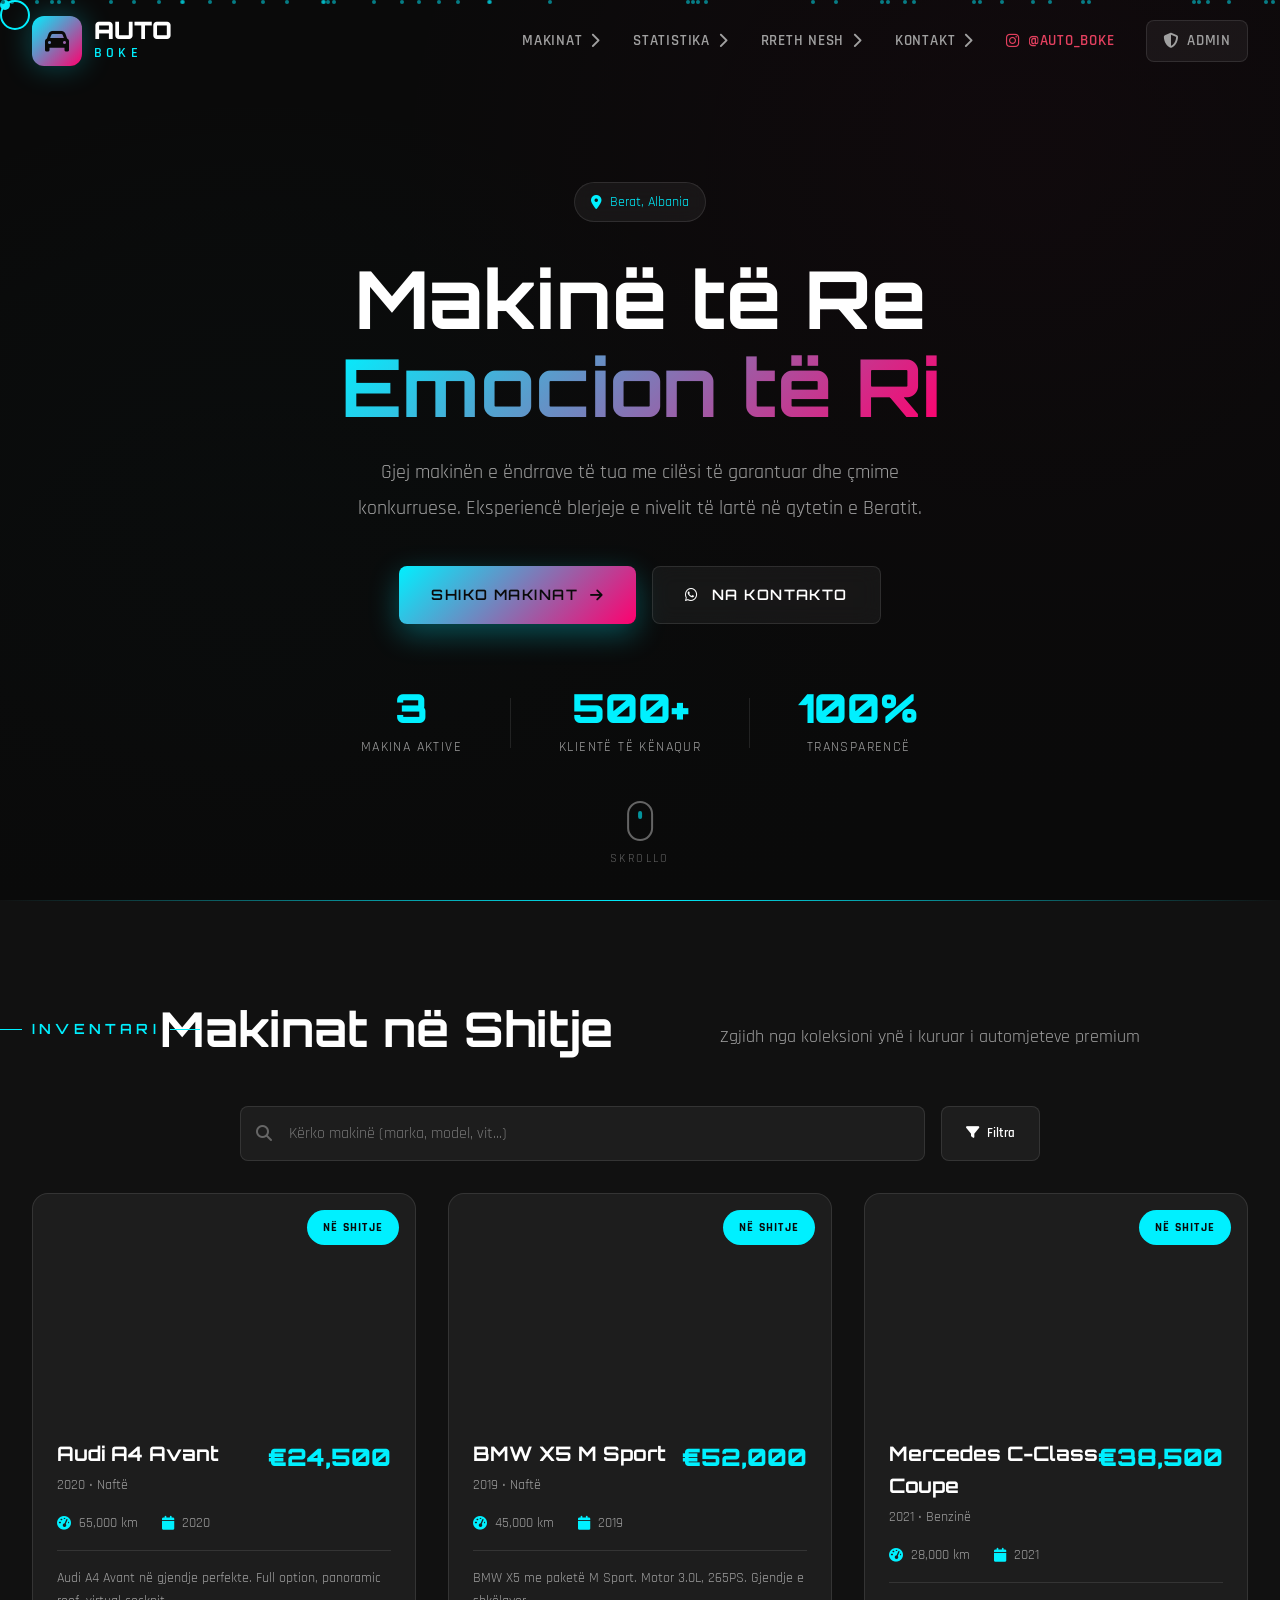
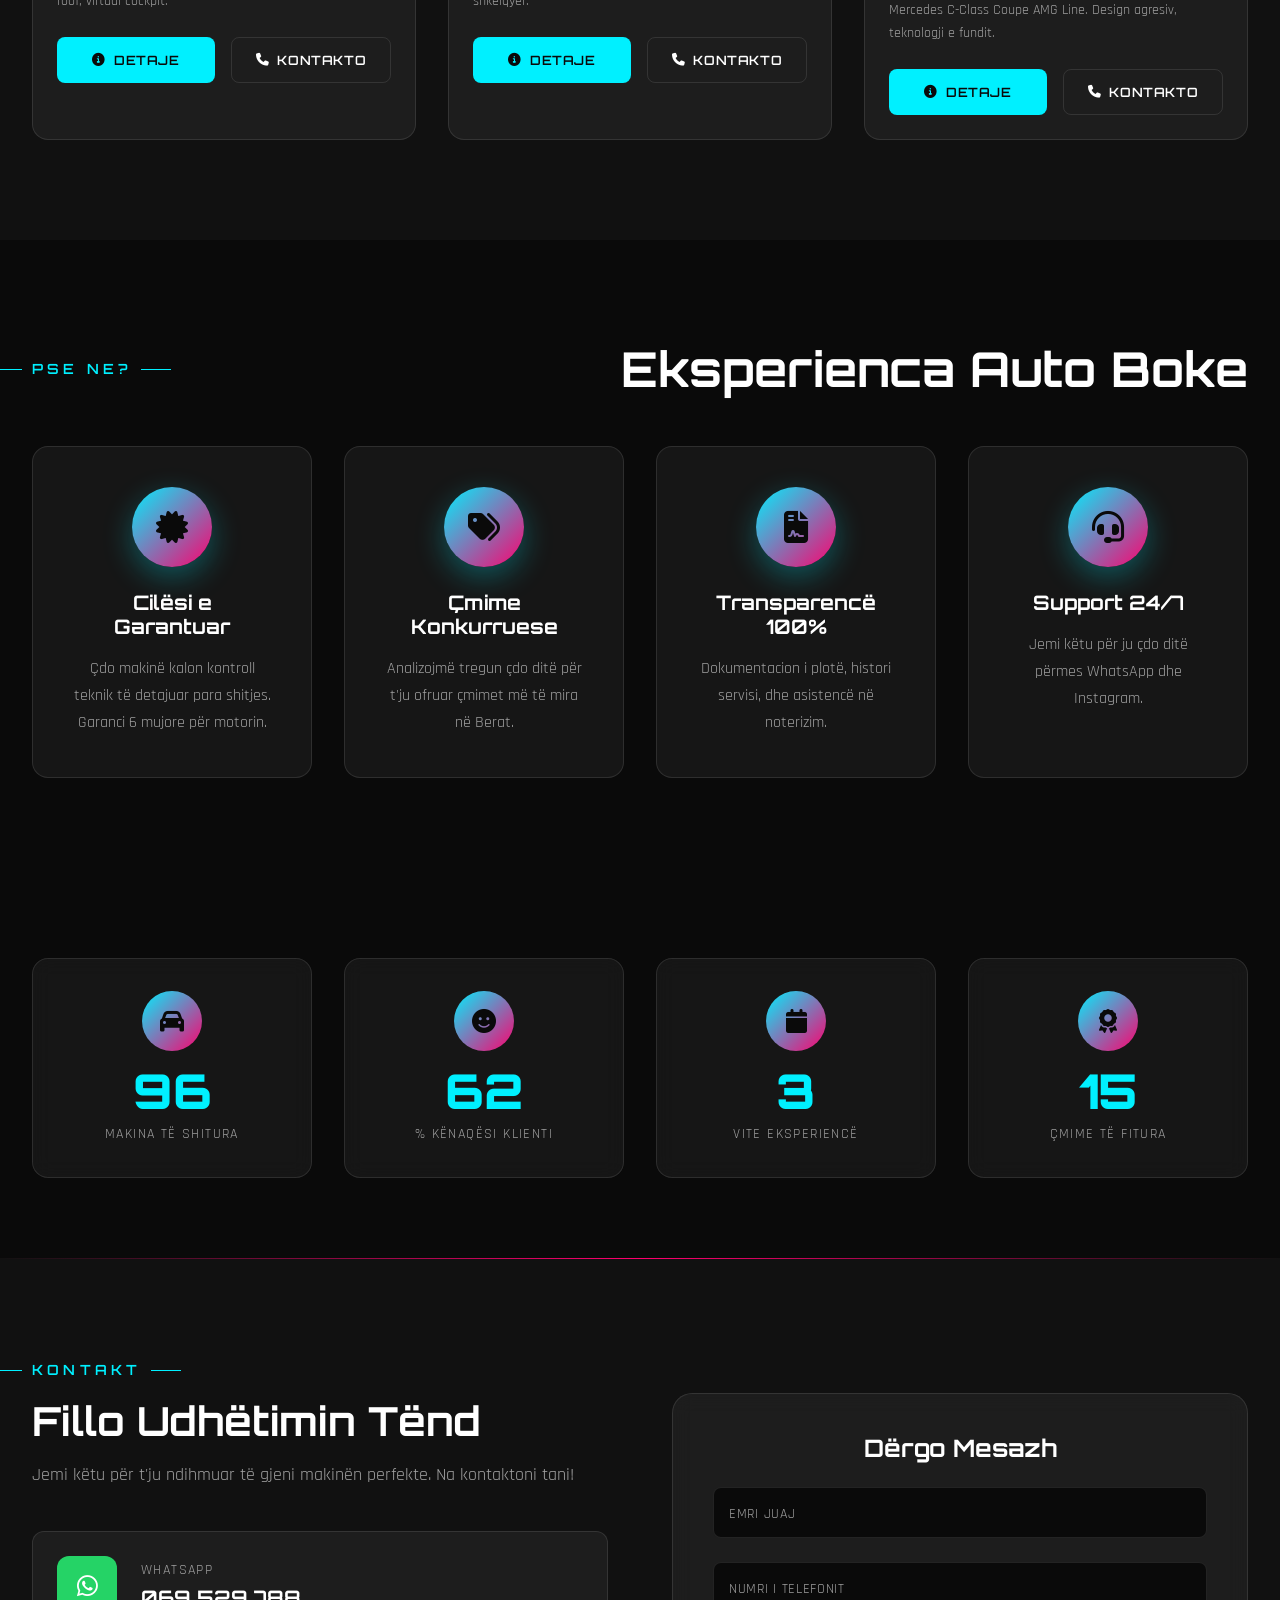
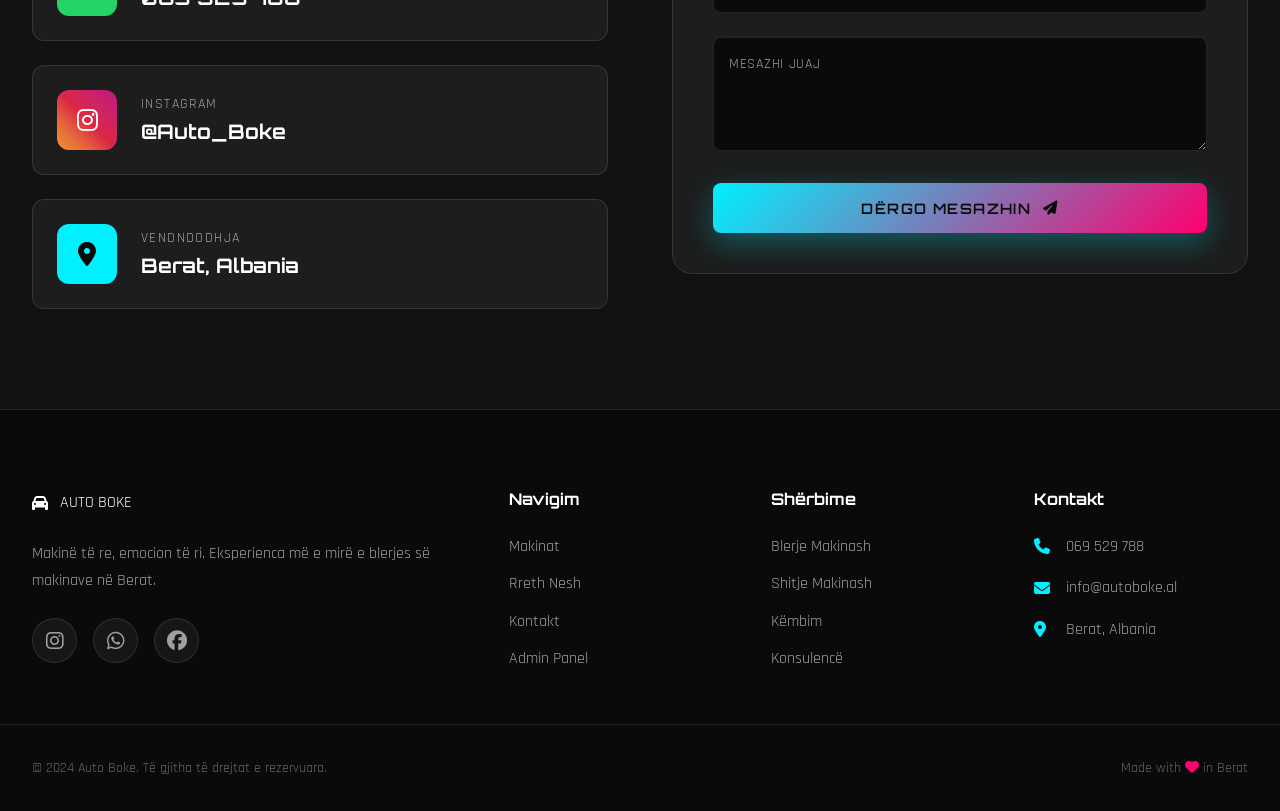
<file: index.html>
<!DOCTYPE html>
<html lang="sq">
<head>
    <meta charset="UTF-8">
    <meta name="viewport" content="width=device-width, initial-scale=1.0">
    <title>Auto Boke - Makina në Shitje | Berat, Albania</title>
    <link rel="stylesheet" href="style.css">
    <link href="https://fonts.googleapis.com/css2?family=Orbitron:wght@400;700;900&family=Rajdhani:wght@300;400;600;700&display=swap" rel="stylesheet">
    <link rel="stylesheet" href="https://cdnjs.cloudflare.com/ajax/libs/font-awesome/6.4.0/css/all.min.css">
</head>
<body>
    <!-- Loading Screen -->
    <div id="loader" class="loader">
        <div class="loader-content">
            <div class="car-animation">
                <i class="fas fa-car-side"></i>
            </div>
            <div class="loader-text">AUTO BOKE</div>
            <div class="loader-bar">
                <div class="loader-progress"></div>
            </div>
        </div>
    </div>

    <!-- Custom Cursor -->
    <div class="cursor"></div>
    <div class="cursor-follower"></div>

    <!-- Navigation -->
    <nav class="navbar" id="navbar">
        <div class="nav-container">
            <div class="logo" onclick="window.scrollTo(0,0)">
                <div class="logo-icon">
                    <i class="fas fa-car"></i>
                </div>
                <div class="logo-text">
                    <span class="logo-main">AUTO</span>
                    <span class="logo-sub">BOKE</span>
                </div>
            </div>
            
            <div class="nav-links" id="navLinks">
                <a href="#makina" class="nav-link" data-text="Makinat">
                    <span>Makinat</span>
                    <i class="fas fa-chevron-right mobile-arrow"></i>
                </a>
                <a href="#statistika" class="nav-link" data-text="Statistika">
                    <span>Statistika</span>
                    <i class="fas fa-chevron-right mobile-arrow"></i>
                </a>
                <a href="#rreth-nesh" class="nav-link" data-text="Rreth Nesh">
                    <span>Rreth Nesh</span>
                    <i class="fas fa-chevron-right mobile-arrow"></i>
                </a>
                <a href="#kontakt" class="nav-link" data-text="Kontakt">
                    <span>Kontakt</span>
                    <i class="fas fa-chevron-right mobile-arrow"></i>
                </a>
                <a href="https://instagram.com/Auto_Boke" target="_blank" class="nav-link instagram-nav">
                    <i class="fab fa-instagram"></i>
                    <span>@Auto_Boke</span>
                </a>
                <a href="admin.html" class="nav-link admin-nav">
                    <i class="fas fa-shield-alt"></i>
                    <span>Admin</span>
                </a>
            </div>

            <div class="hamburger" id="hamburger" onclick="toggleMenu()">
                <span></span>
                <span></span>
                <span></span>
            </div>
        </div>
    </nav>

    <!-- Hero Section -->
    <header class="hero" id="hero">
        <div class="hero-bg">
            <div class="gradient-overlay"></div>
            <div class="particles" id="particles"></div>
        </div>
        
        <div class="hero-content">
            <div class="hero-badge">
                <i class="fas fa-map-marker-alt"></i>
                Berat, Albania
            </div>
            
            <h1 class="hero-title">
                <span class="title-line" data-aos="fade-up">Makinë të Re</span>
                <span class="title-line highlight" data-aos="fade-up" data-aos-delay="100">Emocion të Ri</span>
            </h1>
            
            <p class="hero-subtitle" data-aos="fade-up" data-aos-delay="200">
                Gjej makinën e ëndrrave të tua me cilësi të garantuar dhe çmime konkurruese. 
                Eksperiencë blerjeje e nivelit të lartë në qytetin e Beratit.
            </p>
            
            <div class="hero-buttons" data-aos="fade-up" data-aos-delay="300">
                <a href="#makina" class="btn btn-primary">
                    <span>Shiko Makinat</span>
                    <i class="fas fa-arrow-right"></i>
                    <div class="btn-glow"></div>
                </a>
                <a href="https://wa.me/355689529788" target="_blank" class="btn btn-secondary">
                    <i class="fab fa-whatsapp"></i>
                    <span>Na Kontakto</span>
                </a>
            </div>

            <div class="hero-stats-row" data-aos="fade-up" data-aos-delay="400">
                <div class="stat-item">
                    <div class="stat-number" id="stat-cars">0</div>
                    <div class="stat-label">Makina Aktive</div>
                </div>
                <div class="stat-divider"></div>
                <div class="stat-item">
                    <div class="stat-number">500+</div>
                    <div class="stat-label">Klientë të Kënaqur</div>
                </div>
                <div class="stat-divider"></div>
                <div class="stat-item">
                    <div class="stat-number">100%</div>
                    <div class="stat-label">Transparencë</div>
                </div>
            </div>
        </div>

        <div class="scroll-indicator" onclick="document.getElementById('makina').scrollIntoView({behavior: 'smooth'})">
            <div class="mouse">
                <div class="wheel"></div>
            </div>
            <div class="scroll-text">Skrollo</div>
        </div>
    </header>

    <!-- Search & Filter Section -->
    <section class="search-section" id="makina">
        <div class="container">
            <div class="section-header" data-aos="fade-up">
                <span class="section-tag">INVENTARI</span>
                <h2 class="section-title">Makinat në Shitje</h2>
                <p class="section-subtitle">Zgjidh nga koleksioni ynë i kuruar i automjeteve premium</p>
            </div>

            <div class="search-bar" data-aos="fade-up" data-aos-delay="100">
                <div class="search-input-wrapper">
                    <i class="fas fa-search"></i>
                    <input type="text" id="searchInput" placeholder="Kërko makinë (marka, model, vit...)" onkeyup="searchCars()">
                </div>
                <button class="filter-toggle" onclick="toggleFilters()">
                    <i class="fas fa-filter"></i>
                    <span>Filtra</span>
                </button>
            </div>

            <div class="filters-panel" id="filtersPanel">
                <div class="filter-group">
                    <label>Marka</label>
                    <select id="filterBrand" onchange="applyFilters()">
                        <option value="">Të Gjitha</option>
                        <option value="Audi">Audi</option>
                        <option value="BMW">BMW</option>
                        <option value="Mercedes">Mercedes-Benz</option>
                        <option value="Volkswagen">Volkswagen</option>
                        <option value="Toyota">Toyota</option>
                        <option value="Ford">Ford</option>
                    </select>
                </div>
                <div class="filter-group">
                    <label>Karburanti</label>
                    <select id="filterFuel" onchange="applyFilters()">
                        <option value="">Të Gjitha</option>
                        <option value="Naftë">Naftë</option>
                        <option value="Benzinë">Benzinë</option>
                        <option value="Elektrik">Elektrik</option>
                        <option value="Hybrid">Hybrid</option>
                    </select>
                </div>
                <div class="filter-group">
                    <label>Çmimi Max (€)</label>
                    <input type="range" id="priceRange" min="0" max="100000" value="100000" oninput="updatePriceLabel(); applyFilters()">
                    <span id="priceLabel">€100,000</span>
                </div>
                <button class="clear-filters" onclick="clearFilters()">
                    <i class="fas fa-times"></i> Pastro Filtrat
                </button>
            </div>

            <div class="cars-grid" id="carsGrid">
                <!-- Makinat ngarkohen këtu -->
            </div>

            <div class="no-results" id="noResults" style="display: none;">
                <i class="fas fa-car-crash"></i>
                <h3>Nuk u gjetën rezultate</h3>
                <p>Provoni kritere të tjera kërkimi</p>
            </div>
        </div>
    </section>

    <!-- Features Section -->
    <section class="features-section" id="rreth-nesh">
        <div class="container">
            <div class="section-header" data-aos="fade-up">
                <span class="section-tag">PSE NE?</span>
                <h2 class="section-title">Eksperienca Auto Boke</h2>
            </div>

            <div class="features-grid">
                <div class="feature-card" data-aos="fade-up" data-aos-delay="0">
                    <div class="feature-icon">
                        <i class="fas fa-certificate"></i>
                    </div>
                    <h3>Cilësi e Garantuar</h3>
                    <p>Çdo makinë kalon kontroll teknik të detajuar para shitjes. Garanci 6 mujore për motorin.</p>
                </div>
                
                <div class="feature-card" data-aos="fade-up" data-aos-delay="100">
                    <div class="feature-icon">
                        <i class="fas fa-tags"></i>
                    </div>
                    <h3>Çmime Konkurruese</h3>
                    <p>Analizojmë tregun çdo ditë për t'ju ofruar çmimet më të mira në Berat.</p>
                </div>
                
                <div class="feature-card" data-aos="fade-up" data-aos-delay="200">
                    <div class="feature-icon">
                        <i class="fas fa-file-contract"></i>
                    </div>
                    <h3>Transparencë 100%</h3>
                    <p>Dokumentacion i plotë, histori servisi, dhe asistencë në noterizim.</p>
                </div>
                
                <div class="feature-card" data-aos="fade-up" data-aos-delay="300">
                    <div class="feature-icon">
                        <i class="fas fa-headset"></i>
                    </div>
                    <h3>Support 24/7</h3>
                    <p>Jemi këtu për ju çdo ditë përmes WhatsApp dhe Instagram.</p>
                </div>
            </div>
        </div>
    </section>

    <!-- Stats Section -->
    <section class="stats-section" id="statistika">
        <div class="stats-bg">
            <div class="stats-overlay"></div>
        </div>
        <div class="container">
            <div class="stats-grid">
                <div class="stat-box" data-aos="zoom-in">
                    <div class="stat-icon"><i class="fas fa-car"></i></div>
                    <div class="stat-number count-up" data-target="150">0</div>
                    <div class="stat-text">Makina të Shitura</div>
                </div>
                <div class="stat-box" data-aos="zoom-in" data-aos-delay="100">
                    <div class="stat-icon"><i class="fas fa-smile"></i></div>
                    <div class="stat-number count-up" data-target="98">0</div>
                    <div class="stat-text">% Kënaqësi Klienti</div>
                </div>
                <div class="stat-box" data-aos="zoom-in" data-aos-delay="200">
                    <div class="stat-icon"><i class="fas fa-calendar"></i></div>
                    <div class="stat-number count-up" data-target="5">0</div>
                    <div class="stat-text">Vite Eksperiencë</div>
                </div>
                <div class="stat-box" data-aos="zoom-in" data-aos-delay="300">
                    <div class="stat-icon"><i class="fas fa-award"></i></div>
                    <div class="stat-number count-up" data-target="24">0</div>
                    <div class="stat-text">Çmime të Fitura</div>
                </div>
            </div>
        </div>
    </section>

    <!-- Contact Section -->
    <section class="contact-section" id="kontakt">
        <div class="container">
            <div class="contact-wrapper">
                <div class="contact-info" data-aos="fade-right">
                    <span class="section-tag">KONTAKT</span>
                    <h2>Fillo Udhëtimin Tënd</h2>
                    <p>Jemi këtu për t'ju ndihmuar të gjeni makinën perfekte. Na kontaktoni tani!</p>
                    
                    <div class="contact-methods">
                        <a href="https://wa.me/355689529788" target="_blank" class="contact-method">
                            <div class="method-icon whatsapp">
                                <i class="fab fa-whatsapp"></i>
                            </div>
                            <div class="method-info">
                                <span class="method-label">WhatsApp</span>
                                <span class="method-value">069 529 788</span>
                            </div>
                        </a>
                        
                        <a href="https://instagram.com/Auto_Boke" target="_blank" class="contact-method">
                            <div class="method-icon instagram">
                                <i class="fab fa-instagram"></i>
                            </div>
                            <div class="method-info">
                                <span class="method-label">Instagram</span>
                                <span class="method-value">@Auto_Boke</span>
                            </div>
                        </a>
                        
                        <div class="contact-method">
                            <div class="method-icon location">
                                <i class="fas fa-map-marker-alt"></i>
                            </div>
                            <div class="method-info">
                                <span class="method-label">Vendndodhja</span>
                                <span class="method-value">Berat, Albania</span>
                            </div>
                        </div>
                    </div>
                </div>

                <div class="contact-form-wrapper" data-aos="fade-left">
                    <form class="contact-form" onsubmit="submitContactForm(event)">
                        <h3>Dërgo Mesazh</h3>
                        <div class="form-group">
                            <input type="text" id="contactName" required placeholder=" ">
                            <label>Emri juaj</label>
                        </div>
                        <div class="form-group">
                            <input type="tel" id="contactPhone" required placeholder=" ">
                            <label>Numri i telefonit</label>
                        </div>
                        <div class="form-group">
                            <textarea id="contactMessage" rows="4" placeholder=" "></textarea>
                            <label>Mesazhi juaj</label>
                        </div>
                        <button type="submit" class="btn btn-primary btn-full">
                            <span>Dërgo Mesazhin</span>
                            <i class="fas fa-paper-plane"></i>
                        </button>
                    </form>
                </div>
            </div>
        </div>
    </section>

    <!-- Footer -->
    <footer class="footer">
        <div class="footer-top">
            <div class="container">
                <div class="footer-grid">
                    <div class="footer-brand">
                        <div class="logo">
                            <i class="fas fa-car"></i>
                            <span>AUTO BOKE</span>
                        </div>
                        <p>Makinë të re, emocion të ri. Eksperienca më e mirë e blerjes së makinave në Berat.</p>
                        <div class="social-links">
                            <a href="https://instagram.com/Auto_Boke" target="_blank"><i class="fab fa-instagram"></i></a>
                            <a href="https://wa.me/355689529788" target="_blank"><i class="fab fa-whatsapp"></i></a>
                            <a href="#"><i class="fab fa-facebook"></i></a>
                        </div>
                    </div>
                    
                    <div class="footer-links">
                        <h4>Navigim</h4>
                        <a href="#makina">Makinat</a>
                        <a href="#rreth-nesh">Rreth Nesh</a>
                        <a href="#kontakt">Kontakt</a>
                        <a href="admin.html">Admin Panel</a>
                    </div>
                    
                    <div class="footer-links">
                        <h4>Shërbime</h4>
                        <a href="#">Blerje Makinash</a>
                        <a href="#">Shitje Makinash</a>
                        <a href="#">Këmbim</a>
                        <a href="#">Konsulencë</a>
                    </div>
                    
                    <div class="footer-contact">
                        <h4>Kontakt</h4>
                        <p><i class="fas fa-phone"></i> 069 529 788</p>
                        <p><i class="fas fa-envelope"></i> info@autoboke.al</p>
                        <p><i class="fas fa-map-marker-alt"></i> Berat, Albania</p>
                    </div>
                </div>
            </div>
        </div>
        
        <div class="footer-bottom">
            <div class="container">
                <p>&copy; 2024 Auto Boke. Të gjitha të drejtat e rezervuara.</p>
                <p class="made-with">Made with <i class="fas fa-heart"></i> in Berat</p>
            </div>
        </div>
    </footer>

    <!-- Car Details Modal -->
    <div id="carModal" class="modal">
        <div class="modal-content car-modal-content">
            <button class="modal-close" onclick="closeCarModal()">
                <i class="fas fa-times"></i>
            </button>
            <div class="modal-body" id="modalBody">
                <!-- Përmbajtja ngarkohet me JS -->
            </div>
        </div>
    </div>

    <!-- Toast Notification -->
    <div id="toast" class="toast">
        <i class="fas fa-check-circle"></i>
        <span id="toastMessage">Operacioni u krye me sukses!</span>
    </div>

    <script src="script.js"></script>
</body>
</html>
</file>
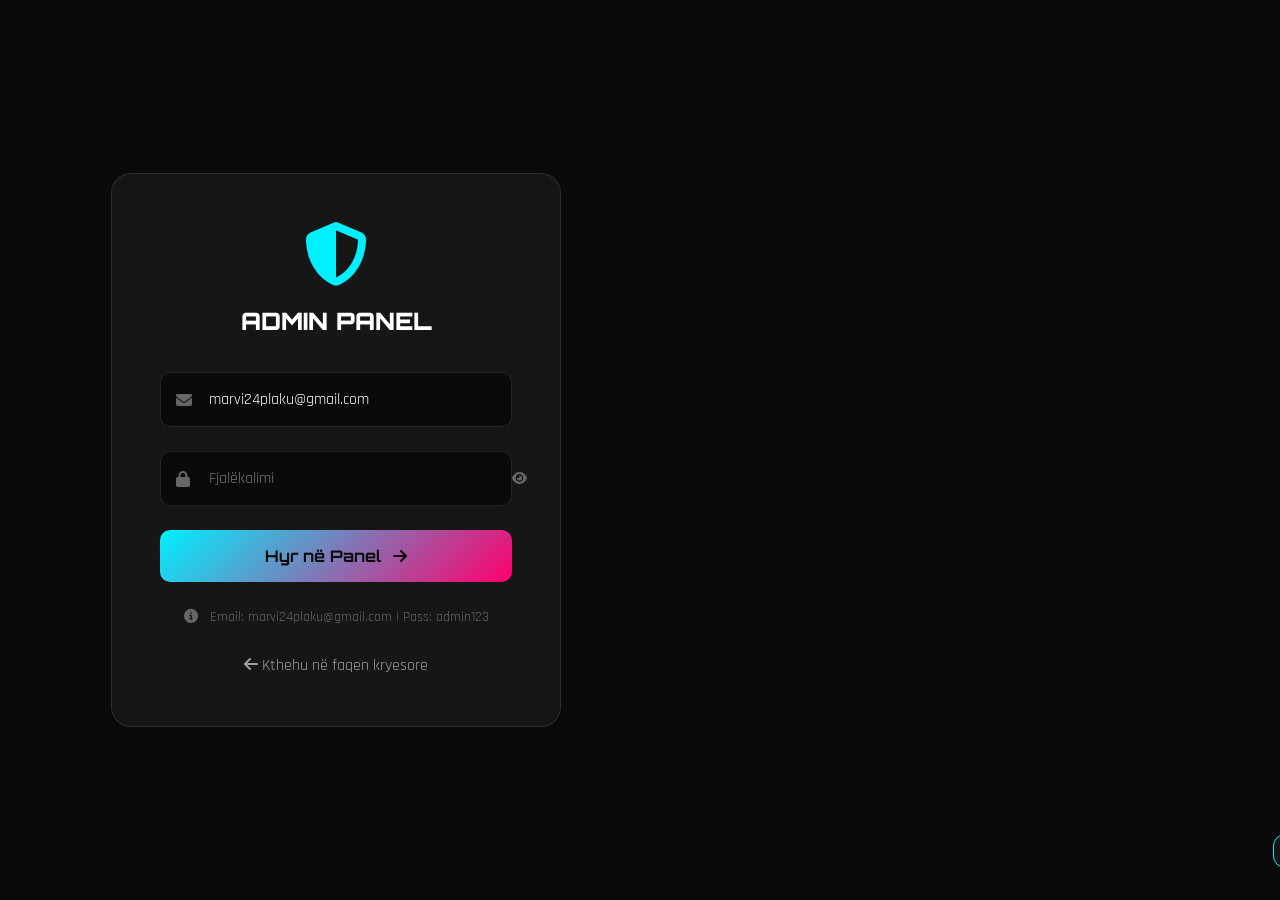
<file: admin.html>
<!DOCTYPE html>
<html lang="sq">
<head>
    <meta charset="UTF-8">
    <meta name="viewport" content="width=device-width, initial-scale=1.0">
    <title>Admin Panel | Auto Boke</title>
    <link rel="stylesheet" href="style.css">
    <link href="https://fonts.googleapis.com/css2?family=Orbitron:wght@400;700;900&family=Rajdhani:wght@300;400;600;700&display=swap" rel="stylesheet">
    <link rel="stylesheet" href="https://cdnjs.cloudflare.com/ajax/libs/font-awesome/6.4.0/css/all.min.css">
</head>
<body class="admin-body">
    <!-- Login Screen -->
    <div id="loginScreen" class="login-screen">
        <div class="login-container">
            <div class="login-box">
                <div class="login-logo">
                    <i class="fas fa-shield-alt"></i>
                    <span>ADMIN PANEL</span>
                </div>
                
                <form id="loginForm" onsubmit="handleLogin(event)">
                    <div class="input-group">
                        <i class="fas fa-envelope"></i>
                        <input type="email" id="loginEmail" value="marvi24plaku@gmail.com" required placeholder="Email">
                    </div>
                    
                    <div class="input-group">
                        <i class="fas fa-lock"></i>
                        <input type="password" id="loginPassword" required placeholder="Fjalëkalimi">
                        <button type="button" class="toggle-password" onclick="togglePassword()">
                            <i class="fas fa-eye"></i>
                        </button>
                    </div>
                    
                    <button type="submit" class="login-btn">
                        <span>Hyr në Panel</span>
                        <i class="fas fa-arrow-right"></i>
                    </button>
                </form>
                
                <div class="login-hint">
                    <i class="fas fa-info-circle"></i>
                    <span>Email: marvi24plaku@gmail.com | Pass: admin123</span>
                </div>
                
                <a href="index.html" class="back-to-site">
                    <i class="fas fa-arrow-left"></i> Kthehu në faqen kryesore
                </a>
            </div>
        </div>
        <div class="login-bg"></div>
    </div>

    <!-- Admin Dashboard -->
    <div id="adminDashboard" class="admin-dashboard" style="display: none;">
        <!-- Sidebar -->
        <aside class="admin-sidebar">
            <div class="sidebar-header">
                <div class="sidebar-logo">
                    <i class="fas fa-car"></i>
                    <span>AUTO BOKE</span>
                </div>
                <button class="sidebar-toggle" onclick="toggleSidebar()">
                    <i class="fas fa-bars"></i>
                </button>
            </div>
            
            <nav class="sidebar-nav">
                <a href="#" class="nav-item active" onclick="showSection('dashboard', this)">
                    <i class="fas fa-home"></i>
                    <span>Dashboard</span>
                </a>
                <a href="#" class="nav-item" onclick="showSection('cars', this)">
                    <i class="fas fa-car"></i>
                    <span>Makinat</span>
                    <span class="nav-badge" id="carCount">0</span>
                </a>
                <a href="#" class="nav-item" onclick="showSection('messages', this)">
                    <i class="fas fa-envelope"></i>
                    <span>Mesazhe</span>
                    <span class="nav-badge" id="msgCount">0</span>
                </a>
                <a href="#" class="nav-item" onclick="showSection('analytics', this)">
                    <i class="fas fa-chart-line"></i>
                    <span>Analitika</span>
                </a>
                <a href="#" class="nav-item" onclick="showSection('settings', this)">
                    <i class="fas fa-cog"></i>
                    <span>Cilësimet</span>
                </a>
            </nav>
            
            <div class="sidebar-footer">
                <div class="admin-info">
                    <div class="admin-avatar">
                        <i class="fas fa-user"></i>
                    </div>
                    <div class="admin-details">
                        <span class="admin-name">Administrator</span>
                        <span class="admin-email">marvi24plaku@gmail.com</span>
                    </div>
                </div>
                <button class="logout-btn" onclick="logout()">
                    <i class="fas fa-sign-out-alt"></i>
                    <span>Dil</span>
                </button>
            </div>
        </aside>

        <!-- Main Content -->
        <main class="admin-main">
            <!-- Top Bar -->
            <header class="admin-header">
                <div class="header-search">
                    <i class="fas fa-search"></i>
                    <input type="text" placeholder="Kërko...">
                </div>
                <div class="header-actions">
                    <button class="header-btn" onclick="refreshData()" title="Rifresko">
                        <i class="fas fa-sync-alt"></i>
                    </button>
                    <a href="index.html" target="_blank" class="header-btn" title="Shiko Faqen">
                        <i class="fas fa-external-link-alt"></i>
                    </a>
                    <div class="header-time" id="headerTime"></div>
                </div>
            </header>

            <!-- Dashboard Section -->
            <section id="dashboardSection" class="admin-section active">
                <div class="section-header">
                    <h1>Dashboard</h1>
                    <p>Përmbledhje e aktivitetit të fundit</p>
                </div>
                
                <div class="stats-cards">
                    <div class="stat-card">
                        <div class="stat-card-icon blue">
                            <i class="fas fa-car"></i>
                        </div>
                        <div class="stat-card-info">
                            <h3 id="dashboardCarCount">0</h3>
                            <p>Makina Aktive</p>
                        </div>
                    </div>
                    <div class="stat-card">
                        <div class="stat-card-icon green">
                            <i class="fas fa-eye"></i>
                        </div>
                        <div class="stat-card-info">
                            <h3 id="totalViews">1,247</h3>
                            <p>Shikime Sot</p>
                        </div>
                    </div>
                    <div class="stat-card">
                        <div class="stat-card-icon orange">
                            <i class="fas fa-envelope"></i>
                        </div>
                        <div class="stat-card-info">
                            <h3 id="dashboardMsgCount">0</h3>
                            <p>Mesazhe të Reja</p>
                        </div>
                    </div>
                    <div class="stat-card">
                        <div class="stat-card-icon purple">
                            <i class="fas fa-euro-sign"></i>
                        </div>
                        <div class="stat-card-info">
                            <h3 id="avgPrice">€0</h3>
                            <p>Çmimi Mesatar</p>
                        </div>
                    </div>
                </div>

                <div class="dashboard-grid">
                    <div class="dashboard-card">
                        <div class="card-header">
                            <h3>Makinat e Fundit</h3>
                            <a href="#" onclick="showSection('cars', document.querySelectorAll('.nav-item')[1])">Shiko të Gjitha</a>
                        </div>
                        <div class="recent-cars" id="recentCars">
                            <!-- Ngarkohet me JS -->
                        </div>
                    </div>
                    
                    <div class="dashboard-card">
                        <div class="card-header">
                            <h3>Mesazhet e Fundit</h3>
                            <a href="#" onclick="showSection('messages', document.querySelectorAll('.nav-item')[2])">Shiko të Gjitha</a>
                        </div>
                        <div class="recent-messages" id="recentMessages">
                            <!-- Ngarkohet me JS -->
                        </div>
                    </div>
                </div>
            </section>

            <!-- Cars Section -->
            <section id="carsSection" class="admin-section">
                <div class="section-header">
                    <div>
                        <h1>Menaxho Makinat</h1>
                        <p>Shto, edito ose fshi makina nga inventari</p>
                    </div>
                    <button class="btn btn-primary" onclick="openCarModal()">
                        <i class="fas fa-plus"></i>
                        <span>Shto Makinë të Re</span>
                    </button>
                </div>

                <div class="table-container">
                    <table class="data-table">
                        <thead>
                            <tr>
                                <th>Foto</th>
                                <th>Marka/Modeli</th>
                                <th>Viti</th>
                                <th>Karburanti</th>
                                <th>Km</th>
                                <th>Çmimi</th>
                                <th>Data</th>
                                <th>Veprime</th>
                            </tr>
                        </thead>
                        <tbody id="carsTableBody">
                            <!-- Ngarkohet me JS -->
                        </tbody>
                    </table>
                </div>
            </section>

            <!-- Messages Section -->
            <section id="messagesSection" class="admin-section">
                <div class="section-header">
                    <div>
                        <h1>Mesazhet e Klientëve</h1>
                        <p>Interesimet për makinat</p>
                    </div>
                    <button class="btn btn-danger" onclick="clearAllMessages()">
                        <i class="fas fa-trash"></i>
                        <span>Fshi Të Gjitha</span>
                    </button>
                </div>

                <div class="messages-grid" id="messagesGrid">
                    <!-- Ngarkohet me JS -->
                </div>
            </section>

            <!-- Analytics Section -->
            <section id="analyticsSection" class="admin-section">
                <div class="section-header">
                    <h1>Analitika</h1>
                    <p>Statistika të detajuara</p>
                </div>
                <div class="coming-soon">
                    <i class="fas fa-chart-pie"></i>
                    <h2>Duke u Përgatitur</h2>
                    <p>Funksionaliteti i analitikës do jetë i disponueshëm së shpejti.</p>
                </div>
            </section>

            <!-- Settings Section -->
            <section id="settingsSection" class="admin-section">
                <div class="section-header">
                    <h1>Cilësimet</h1>
                    <p>Menaxho preferencat e llogarisë</p>
                </div>
                
                <div class="settings-grid">
                    <div class="settings-card">
                        <h3>Ndrysho Fjalëkalimin</h3>
                        <form onsubmit="changePassword(event)">
                            <div class="form-group">
                                <label>Fjalëkalimi i Vjetër</label>
                                <input type="password" id="oldPassword" required>
                            </div>
                            <div class="form-group">
                                <label>Fjalëkalimi i Ri</label>
                                <input type="password" id="newPassword" required>
                            </div>
                            <div class="form-group">
                                <label>Konfirmo Fjalëkalimin</label>
                                <input type="password" id="confirmPassword" required>
                            </div>
                            <button type="submit" class="btn btn-primary">Ruaj Ndryshimet</button>
                        </form>
                    </div>
                    
                    <div class="settings-card">
                        <h3>Informacione</h3>
                        <div class="info-list">
                            <div class="info-item">
                                <span>Versioni</span>
                                <span>1.0.0</span>
                            </div>
                            <div class="info-item">
                                <span>Last Updated</span>
                                <span id="lastUpdated">-</span>
                            </div>
                            <div class="info-item">
                                <span>Total Data</span>
                                <span id="totalDataSize">-</span>
                            </div>
                        </div>
                    </div>
                </div>
            </section>
        </main>
    </div>

    <!-- Add/Edit Car Modal -->
    <div id="carModal" class="admin-modal">
        <div class="modal-content">
            <div class="modal-header">
                <h2 id="modalTitle">Shto Makinë të Re</h2>
                <button class="modal-close" onclick="closeCarModal()">
                    <i class="fas fa-times"></i>
                </button>
            </div>
            <form id="carForm" onsubmit="saveCar(event)">
                <input type="hidden" id="carId">
                <div class="form-grid">
                    <div class="form-group">
                        <label>Marka *</label>
                        <select id="carBrand" required>
                            <option value="">Zgjidh Markën</option>
                            <option value="Audi">Audi</option>
                            <option value="BMW">BMW</option>
                            <option value="Mercedes">Mercedes-Benz</option>
                            <option value="Volkswagen">Volkswagen</option>
                            <option value="Toyota">Toyota</option>
                            <option value="Ford">Ford</option>
                            <option value="Renault">Renault</option>
                            <option value="Peugeot">Peugeot</option>
                            <option value="Fiat">Fiat</option>
                            <option value="Honda">Honda</option>
                            <option value="Hyundai">Hyundai</option>
                            <option value="Other">Tjetër</option>
                        </select>
                    </div>
                    <div class="form-group">
                        <label>Modeli *</label>
                        <input type="text" id="carModel" placeholder="p.sh. A4, Golf, Corolla" required>
                    </div>
                    <div class="form-group">
                        <label>Viti i Prodhimit *</label>
                        <input type="number" id="carYear" min="1990" max="2025" required>
                    </div>
                    <div class="form-group">
                        <label>Karburanti *</label>
                        <select id="carFuel" required>
                            <option value="">Zgjidh</option>
                            <option value="Naftë">Naftë</option>
                            <option value="Benzinë">Benzinë</option>
                            <option value="Elektrik">Elektrik</option>
                            <option value="Hybrid">Hybrid</option>
                            <option value="GPL">GPL</option>
                        </select>
                    </div>
                    <div class="form-group">
                        <label>Çmimi (€) *</label>
                        <input type="number" id="carPrice" min="0" required>
                    </div>
                    <div class="form-group">
                        <label>Kilometrazhi (km)</label>
                        <input type="number" id="carKm" min="0" placeholder="0">
                    </div>
                    <div class="form-group full-width">
                        <label>Përshkrimi</label>
                        <textarea id="carDescription" rows="3" placeholder="Përshkrim i shkurtër i makinës..."></textarea>
                    </div>
                    <div class="form-group full-width">
                        <label>URL e Fotos *</label>
                        <input type="url" id="carImage" placeholder="https://example.com/foto.jpg" required>
                        <small>Lini bosh për foto default</small>
                    </div>
                </div>
                <div class="modal-footer">
                    <button type="button" class="btn btn-secondary" onclick="closeCarModal()">Anulo</button>
                    <button type="submit" class="btn btn-primary">Ruaj Makinën</button>
                </div>
            </form>
        </div>
    </div>

    <!-- Toast -->
    <div id="adminToast" class="toast"></div>

    <script src="admin.js"></script>
</body>
</html>
</file>
<file: style.css>
/* ============================================
   AUTO BOKE - FUTURISTIC CAR DEALERSHIP
   Ultra Modern Design System
   ============================================ */

/* CSS Variables & Theme */
:root {
    --primary: #0a0a0a;
    --secondary: #111111;
    --accent: #00f0ff;
    --accent-secondary: #ff006e;
    --accent-gradient: linear-gradient(135deg, #00f0ff 0%, #ff006e 100%);
    --text-primary: #ffffff;
    --text-secondary: #a0a0a0;
    --text-muted: #666666;
    --border: rgba(255,255,255,0.1);
    --glass: rgba(255,255,255,0.05);
    --glass-hover: rgba(255,255,255,0.1);
    --success: #00ff88;
    --warning: #ffb800;
    --danger: #ff4444;
    --shadow: 0 25px 50px -12px rgba(0,0,0,0.5);
    --glow: 0 0 30px rgba(0,240,255,0.3);
    --transition: all 0.3s cubic-bezier(0.4, 0, 0.2, 1);
}

/* Reset & Base */
* {
    margin: 0;
    padding: 0;
    box-sizing: border-box;
}

html {
    scroll-behavior: smooth;
    font-size: 16px;
}

body {
    font-family: 'Rajdhani', sans-serif;
    background: var(--primary);
    color: var(--text-primary);
    overflow-x: hidden;
    line-height: 1.6;
}

/* Custom Selection */
::selection {
    background: var(--accent);
    color: var(--primary);
}

/* Scrollbar */
::-webkit-scrollbar {
    width: 8px;
}

::-webkit-scrollbar-track {
    background: var(--secondary);
}

::-webkit-scrollbar-thumb {
    background: var(--accent);
    border-radius: 4px;
}

::-webkit-scrollbar-thumb:hover {
    background: var(--accent-secondary);
}

/* Typography */
h1, h2, h3, h4, h5, h6 {
    font-family: 'Orbitron', sans-serif;
    font-weight: 700;
    line-height: 1.2;
}

a {
    text-decoration: none;
    color: inherit;
}

/* ============================================
   LOADER
   ============================================ */
.loader {
    position: fixed;
    top: 0;
    left: 0;
    width: 100%;
    height: 100%;
    background: var(--primary);
    display: flex;
    justify-content: center;
    align-items: center;
    z-index: 9999;
    transition: opacity 0.5s, visibility 0.5s;
}

.loader.hidden {
    opacity: 0;
    visibility: hidden;
}

.loader-content {
    text-align: center;
}

.car-animation {
    font-size: 4rem;
    color: var(--accent);
    margin-bottom: 1rem;
    animation: carMove 2s ease-in-out infinite;
}

@keyframes carMove {
    0%, 100% { transform: translateX(-20px); }
    50% { transform: translateX(20px); }
}

.loader-text {
    font-family: 'Orbitron', sans-serif;
    font-size: 2rem;
    font-weight: 900;
    background: var(--accent-gradient);
    -webkit-background-clip: text;
    -webkit-text-fill-color: transparent;
    margin-bottom: 1rem;
    letter-spacing: 0.2em;
}

.loader-bar {
    width: 200px;
    height: 4px;
    background: var(--glass);
    border-radius: 2px;
    overflow: hidden;
    margin: 0 auto;
}

.loader-progress {
    height: 100%;
    background: var(--accent-gradient);
    width: 0%;
    animation: loadProgress 2s ease-out forwards;
}

@keyframes loadProgress {
    to { width: 100%; }
}

/* ============================================
   CUSTOM CURSOR
   ============================================ */
.cursor, .cursor-follower {
    position: fixed;
    pointer-events: none;
    border-radius: 50%;
    z-index: 9998;
    transition: transform 0.1s;
}

.cursor {
    width: 10px;
    height: 10px;
    background: var(--accent);
    mix-blend-mode: difference;
}

.cursor-follower {
    width: 30px;
    height: 30px;
    border: 2px solid var(--accent);
    transition: transform 0.2s, width 0.2s, height 0.2s;
}

/* ============================================
   NAVIGATION
   ============================================ */
.navbar {
    position: fixed;
    top: 0;
    left: 0;
    width: 100%;
    z-index: 1000;
    padding: 1rem 0;
    transition: var(--transition);
    background: transparent;
}

.navbar.scrolled {
    background: rgba(10,10,10,0.9);
    backdrop-filter: blur(20px);
    border-bottom: 1px solid var(--border);
}

.nav-container {
    max-width: 1400px;
    margin: 0 auto;
    padding: 0 2rem;
    display: flex;
    justify-content: space-between;
    align-items: center;
}

.logo {
    display: flex;
    align-items: center;
    gap: 0.75rem;
    cursor: pointer;
    transition: var(--transition);
}

.logo:hover {
    transform: scale(1.05);
}

.logo-icon {
    width: 50px;
    height: 50px;
    background: var(--accent-gradient);
    border-radius: 12px;
    display: flex;
    align-items: center;
    justify-content: center;
    font-size: 1.5rem;
    color: var(--primary);
    box-shadow: var(--glow);
}

.logo-text {
    display: flex;
    flex-direction: column;
}

.logo-main {
    font-family: 'Orbitron', sans-serif;
    font-size: 1.5rem;
    font-weight: 900;
    line-height: 1;
}

.logo-sub {
    font-size: 0.875rem;
    color: var(--accent);
    letter-spacing: 0.3em;
    font-weight: 600;
}

.nav-links {
    display: flex;
    align-items: center;
    gap: 2rem;
}

.nav-link {
    position: relative;
    font-weight: 600;
    font-size: 0.95rem;
    text-transform: uppercase;
    letter-spacing: 0.05em;
    color: var(--text-secondary);
    transition: var(--transition);
    display: flex;
    align-items: center;
    gap: 0.5rem;
}

.nav-link::before {
    content: attr(data-text);
    position: absolute;
    top: 0;
    left: 0;
    width: 0;
    overflow: hidden;
    color: var(--accent);
    transition: width 0.3s;
    white-space: nowrap;
}

.nav-link:hover::before {
    width: 100%;
}

.nav-link:hover {
    color: var(--accent);
    text-shadow: 0 0 20px rgba(0,240,255,0.5);
}

.instagram-nav {
    color: #e4405f !important;
}

.instagram-nav:hover {
    color: #ff6b9d !important;
    text-shadow: 0 0 20px rgba(228,64,95,0.5) !important;
}

.admin-nav {
    background: var(--glass);
    padding: 0.5rem 1rem;
    border-radius: 8px;
    border: 1px solid var(--border);
}

.admin-nav:hover {
    background: var(--glass-hover);
    border-color: var(--accent);
}

.mobile-arrow {
    display: none;
}

.hamburger {
    display: none;
    flex-direction: column;
    gap: 6px;
    cursor: pointer;
    z-index: 1001;
    padding: 10px;
}

.hamburger span {
    width: 28px;
    height: 2px;
    background: var(--text-primary);
    transition: var(--transition);
    transform-origin: center;
}

.hamburger.active span:nth-child(1) {
    transform: rotate(45deg) translate(6px, 6px);
}

.hamburger.active span:nth-child(2) {
    opacity: 0;
}

.hamburger.active span:nth-child(3) {
    transform: rotate(-45deg) translate(6px, -6px);
}

/* ============================================
   HERO SECTION
   ============================================ */
.hero {
    min-height: 100vh;
    display: flex;
    align-items: center;
    justify-content: center;
    position: relative;
    overflow: hidden;
    padding: 120px 2rem 80px;
}

.hero-bg {
    position: absolute;
    top: 0;
    left: 0;
    width: 100%;
    height: 100%;
    background: 
        radial-gradient(circle at 20% 80%, rgba(0,240,255,0.1) 0%, transparent 50%),
        radial-gradient(circle at 80% 20%, rgba(255,0,110,0.1) 0%, transparent 50%),
        url('https://images.unsplash.com/photo-1492144534655-ae79c964c9d7?auto=format&fit=crop&w=1920') center/cover;
    z-index: -2;
}

.gradient-overlay {
    position: absolute;
    top: 0;
    left: 0;
    width: 100%;
    height: 100%;
    background: linear-gradient(to bottom, rgba(10,10,10,0.7), var(--primary));
    z-index: -1;
}

.particles {
    position: absolute;
    top: 0;
    left: 0;
    width: 100%;
    height: 100%;
    overflow: hidden;
    z-index: -1;
}

.particle {
    position: absolute;
    width: 4px;
    height: 4px;
    background: var(--accent);
    border-radius: 50%;
    opacity: 0.5;
    animation: float 15s infinite;
}

@keyframes float {
    0%, 100% { transform: translateY(100vh) rotate(0deg); opacity: 0; }
    10% { opacity: 1; }
    90% { opacity: 1; }
    100% { transform: translateY(-100vh) rotate(720deg); opacity: 0; }
}

.hero-content {
    text-align: center;
    max-width: 900px;
    z-index: 1;
}

.hero-badge {
    display: inline-flex;
    align-items: center;
    gap: 0.5rem;
    background: var(--glass);
    border: 1px solid var(--border);
    padding: 0.5rem 1rem;
    border-radius: 50px;
    font-size: 0.875rem;
    color: var(--accent);
    margin-bottom: 2rem;
    backdrop-filter: blur(10px);
}

.hero-title {
    font-size: clamp(2.5rem, 8vw, 5rem);
    margin-bottom: 1.5rem;
    line-height: 1.1;
}

.title-line {
    display: block;
}

.title-line.highlight {
    background: var(--accent-gradient);
    -webkit-background-clip: text;
    -webkit-text-fill-color: transparent;
}

.hero-subtitle {
    font-size: 1.25rem;
    color: var(--text-secondary);
    max-width: 600px;
    margin: 0 auto 2.5rem;
    line-height: 1.8;
}

.hero-buttons {
    display: flex;
    gap: 1rem;
    justify-content: center;
    flex-wrap: wrap;
    margin-bottom: 4rem;
}

.btn {
    position: relative;
    display: inline-flex;
    align-items: center;
    gap: 0.75rem;
    padding: 1rem 2rem;
    font-family: 'Orbitron', sans-serif;
    font-weight: 600;
    font-size: 0.9rem;
    text-transform: uppercase;
    letter-spacing: 0.1em;
    border: none;
    border-radius: 8px;
    cursor: pointer;
    overflow: hidden;
    transition: var(--transition);
}

.btn-primary {
    background: var(--accent-gradient);
    color: var(--primary);
    box-shadow: 0 10px 30px rgba(0,240,255,0.3);
}

.btn-primary:hover {
    transform: translateY(-3px);
    box-shadow: 0 20px 40px rgba(0,240,255,0.4);
}

.btn-secondary {
    background: var(--glass);
    color: var(--text-primary);
    border: 1px solid var(--border);
    backdrop-filter: blur(10px);
}

.btn-secondary:hover {
    background: var(--glass-hover);
    border-color: var(--accent);
    color: var(--accent);
}

.btn-glow {
    position: absolute;
    top: -50%;
    left: -50%;
    width: 200%;
    height: 200%;
    background: radial-gradient(circle, rgba(255,255,255,0.3) 0%, transparent 70%);
    opacity: 0;
    transition: opacity 0.3s;
}

.btn:hover .btn-glow {
    opacity: 1;
}

.hero-stats-row {
    display: flex;
    justify-content: center;
    align-items: center;
    gap: 3rem;
    flex-wrap: wrap;
}

.stat-item {
    text-align: center;
}

.stat-number {
    font-family: 'Orbitron', sans-serif;
    font-size: 2.5rem;
    font-weight: 900;
    color: var(--accent);
    line-height: 1;
}

.stat-label {
    font-size: 0.875rem;
    color: var(--text-secondary);
    text-transform: uppercase;
    letter-spacing: 0.1em;
    margin-top: 0.5rem;
}

.stat-divider {
    width: 1px;
    height: 50px;
    background: var(--border);
}

.scroll-indicator {
    position: absolute;
    bottom: 2rem;
    left: 50%;
    transform: translateX(-50%);
    display: flex;
    flex-direction: column;
    align-items: center;
    gap: 0.5rem;
    cursor: pointer;
    opacity: 0.6;
    transition: opacity 0.3s;
}

.scroll-indicator:hover {
    opacity: 1;
}

.mouse {
    width: 26px;
    height: 40px;
    border: 2px solid var(--text-secondary);
    border-radius: 13px;
    display: flex;
    justify-content: center;
    padding-top: 8px;
}

.wheel {
    width: 4px;
    height: 8px;
    background: var(--accent);
    border-radius: 2px;
    animation: scroll 2s infinite;
}

@keyframes scroll {
    0% { transform: translateY(0); opacity: 1; }
    100% { transform: translateY(15px); opacity: 0; }
}

.scroll-text {
    font-size: 0.75rem;
    text-transform: uppercase;
    letter-spacing: 0.2em;
    color: var(--text-secondary);
}

/* ============================================
   SECTIONS COMMON
   ============================================ */
.container {
    max-width: 1400px;
    margin: 0 auto;
    padding: 0 2rem;
}

section {
    padding: 100px 0;
}

.section-header {
    text-align: center;
    margin-bottom: 4rem;
}

.section-tag {
    display: inline-block;
    font-family: 'Orbitron', sans-serif;
    font-size: 0.875rem;
    font-weight: 600;
    color: var(--accent);
    text-transform: uppercase;
    letter-spacing: 0.3em;
    margin-bottom: 1rem;
    position: relative;
}

.section-tag::before,
.section-tag::after {
    content: '';
    position: absolute;
    top: 50%;
    width: 30px;
    height: 1px;
    background: var(--accent);
}

.section-tag::before {
    right: calc(100% + 10px);
}

.section-tag::after {
    left: calc(100% + 10px);
}

.section-title {
    font-size: clamp(2rem, 5vw, 3rem);
    margin-bottom: 1rem;
}

.section-subtitle {
    color: var(--text-secondary);
    font-size: 1.1rem;
    max-width: 600px;
    margin: 0 auto;
}

/* ============================================
   SEARCH & CARS SECTION
   ============================================ */
.search-section {
    background: var(--secondary);
    position: relative;
}

.search-section::before {
    content: '';
    position: absolute;
    top: 0;
    left: 0;
    width: 100%;
    height: 1px;
    background: linear-gradient(to right, transparent, var(--accent), transparent);
}

.search-bar {
    display: flex;
    gap: 1rem;
    margin-bottom: 2rem;
    max-width: 800px;
    margin-left: auto;
    margin-right: auto;
}

.search-input-wrapper {
    flex: 1;
    position: relative;
}

.search-input-wrapper i {
    position: absolute;
    left: 1rem;
    top: 50%;
    transform: translateY(-50%);
    color: var(--text-muted);
}

.search-input-wrapper input {
    width: 100%;
    padding: 1rem 1rem 1rem 3rem;
    background: var(--glass);
    border: 1px solid var(--border);
    border-radius: 8px;
    color: var(--text-primary);
    font-family: inherit;
    font-size: 1rem;
    transition: var(--transition);
}

.search-input-wrapper input:focus {
    outline: none;
    border-color: var(--accent);
    box-shadow: 0 0 20px rgba(0,240,255,0.1);
}

.filter-toggle {
    display: flex;
    align-items: center;
    gap: 0.5rem;
    padding: 1rem 1.5rem;
    background: var(--glass);
    border: 1px solid var(--border);
    border-radius: 8px;
    color: var(--text-primary);
    font-family: inherit;
    font-weight: 600;
    cursor: pointer;
    transition: var(--transition);
    white-space: nowrap;
}

.filter-toggle:hover,
.filter-toggle.active {
    background: var(--accent);
    color: var(--primary);
    border-color: var(--accent);
}

.filters-panel {
    display: none;
    grid-template-columns: repeat(auto-fit, minmax(200px, 1fr));
    gap: 1.5rem;
    max-width: 800px;
    margin: 0 auto 2rem;
    padding: 1.5rem;
    background: var(--glass);
    border: 1px solid var(--border);
    border-radius: 12px;
    backdrop-filter: blur(10px);
}

.filters-panel.active {
    display: grid;
}

.filter-group label {
    display: block;
    font-size: 0.875rem;
    color: var(--text-secondary);
    margin-bottom: 0.5rem;
    text-transform: uppercase;
    letter-spacing: 0.05em;
}

.filter-group select,
.filter-group input[type="number"] {
    width: 100%;
    padding: 0.75rem;
    background: var(--primary);
    border: 1px solid var(--border);
    border-radius: 6px;
    color: var(--text-primary);
    font-family: inherit;
}

.filter-group input[type="range"] {
    width: 100%;
    margin-bottom: 0.5rem;
}

.clear-filters {
    display: flex;
    align-items: center;
    gap: 0.5rem;
    padding: 0.75rem 1rem;
    background: transparent;
    border: 1px solid var(--danger);
    color: var(--danger);
    border-radius: 6px;
    cursor: pointer;
    transition: var(--transition);
    height: fit-content;
    align-self: flex-end;
}

.clear-filters:hover {
    background: var(--danger);
    color: white;
}

/* Cars Grid */
.cars-grid {
    display: grid;
    grid-template-columns: repeat(auto-fill, minmax(350px, 1fr));
    gap: 2rem;
}

.car-card {
    background: var(--glass);
    border: 1px solid var(--border);
    border-radius: 16px;
    overflow: hidden;
    transition: var(--transition);
    position: relative;
}

.car-card::before {
    content: '';
    position: absolute;
    top: 0;
    left: 0;
    width: 100%;
    height: 100%;
    background: linear-gradient(135deg, rgba(0,240,255,0.1) 0%, transparent 50%);
    opacity: 0;
    transition: opacity 0.3s;
    pointer-events: none;
}

.car-card:hover::before {
    opacity: 1;
}

.car-card:hover {
    transform: translateY(-10px);
    border-color: var(--accent);
    box-shadow: 0 20px 40px rgba(0,0,0,0.3), var(--glow);
}

.car-image {
    position: relative;
    height: 220px;
    overflow: hidden;
}

.car-image img {
    width: 100%;
    height: 100%;
    object-fit: cover;
    transition: transform 0.5s;
}

.car-card:hover .car-image img {
    transform: scale(1.1);
}

.car-badge {
    position: absolute;
    top: 1rem;
    right: 1rem;
    background: var(--accent);
    color: var(--primary);
    padding: 0.5rem 1rem;
    border-radius: 50px;
    font-size: 0.75rem;
    font-weight: 700;
    text-transform: uppercase;
    letter-spacing: 0.1em;
}

.car-info {
    padding: 1.5rem;
}

.car-header {
    display: flex;
    justify-content: space-between;
    align-items: flex-start;
    margin-bottom: 1rem;
}

.car-title {
    font-family: 'Orbitron', sans-serif;
    font-size: 1.25rem;
    font-weight: 700;
}

.car-meta {
    font-size: 0.875rem;
    color: var(--text-secondary);
    margin-top: 0.25rem;
}

.car-price {
    font-family: 'Orbitron', sans-serif;
    font-size: 1.5rem;
    font-weight: 900;
    color: var(--accent);
}

.car-details {
    display: flex;
    gap: 1.5rem;
    margin-bottom: 1rem;
    padding-bottom: 1rem;
    border-bottom: 1px solid var(--border);
}

.car-detail {
    display: flex;
    align-items: center;
    gap: 0.5rem;
    font-size: 0.875rem;
    color: var(--text-secondary);
}

.car-detail i {
    color: var(--accent);
}

.car-description {
    color: var(--text-secondary);
    font-size: 0.9rem;
    line-height: 1.6;
    margin-bottom: 1.5rem;
    display: -webkit-box;
    -webkit-line-clamp: 2;
    -webkit-box-orient: vertical;
    overflow: hidden;
}

.car-actions {
    display: flex;
    gap: 1rem;
}

.car-btn {
    flex: 1;
    padding: 0.875rem;
    border-radius: 8px;
    font-family: 'Orbitron', sans-serif;
    font-weight: 600;
    font-size: 0.8rem;
    text-transform: uppercase;
    letter-spacing: 0.05em;
    cursor: pointer;
    transition: var(--transition);
    display: flex;
    align-items: center;
    justify-content: center;
    gap: 0.5rem;
}

.car-btn.primary {
    background: var(--accent);
    color: var(--primary);
    border: none;
}

.car-btn.primary:hover {
    background: var(--text-primary);
    box-shadow: 0 0 20px rgba(0,240,255,0.4);
}

.car-btn.secondary {
    background: transparent;
    color: var(--text-primary);
    border: 1px solid var(--border);
}

.car-btn.secondary:hover {
    border-color: var(--accent);
    color: var(--accent);
}

.no-results {
    text-align: center;
    padding: 4rem 2rem;
    grid-column: 1 / -1;
}

.no-results i {
    font-size: 4rem;
    color: var(--text-muted);
    margin-bottom: 1rem;
}

.no-results h3 {
    margin-bottom: 0.5rem;
}

.no-results p {
    color: var(--text-secondary);
}

/* ============================================
   FEATURES SECTION
   ============================================ */
.features-section {
    background: var(--primary);
}

.features-grid {
    display: grid;
    grid-template-columns: repeat(auto-fit, minmax(280px, 1fr));
    gap: 2rem;
}

.feature-card {
    background: var(--glass);
    border: 1px solid var(--border);
    border-radius: 16px;
    padding: 2.5rem;
    text-align: center;
    transition: var(--transition);
    position: relative;
    overflow: hidden;
}

.feature-card::before {
    content: '';
    position: absolute;
    top: 0;
    left: 0;
    width: 100%;
    height: 4px;
    background: var(--accent-gradient);
    transform: scaleX(0);
    transition: transform 0.3s;
}

.feature-card:hover::before {
    transform: scaleX(1);
}

.feature-card:hover {
    transform: translateY(-5px);
    border-color: var(--accent);
    box-shadow: var(--glow);
}

.feature-icon {
    width: 80px;
    height: 80px;
    background: var(--accent-gradient);
    border-radius: 50%;
    display: flex;
    align-items: center;
    justify-content: center;
    margin: 0 auto 1.5rem;
    font-size: 2rem;
    color: var(--primary);
    box-shadow: 0 10px 30px rgba(0,240,255,0.3);
}

.feature-card h3 {
    font-size: 1.25rem;
    margin-bottom: 1rem;
}

.feature-card p {
    color: var(--text-secondary);
    line-height: 1.7;
}

/* ============================================
   STATS SECTION
   ============================================ */
.stats-section {
    position: relative;
    padding: 80px 0;
    overflow: hidden;
}

.stats-bg {
    position: absolute;
    top: 0;
    left: 0;
    width: 100%;
    height: 100%;
    background: url('https://images.unsplash.com/photo-1449965408869-eaa3f722e40d?auto=format&fit=crop&w=1920') center/cover fixed;
    z-index: -2;
}

.stats-overlay {
    position: absolute;
    top: 0;
    left: 0;
    width: 100%;
    height: 100%;
    background: rgba(10,10,10,0.9);
    z-index: -1;
}

.stats-grid {
    display: grid;
    grid-template-columns: repeat(auto-fit, minmax(250px, 1fr));
    gap: 2rem;
}

.stat-box {
    text-align: center;
    padding: 2rem;
    background: var(--glass);
    border: 1px solid var(--border);
    border-radius: 16px;
    backdrop-filter: blur(10px);
    transition: var(--transition);
}

.stat-box:hover {
    transform: translateY(-5px);
    border-color: var(--accent);
    box-shadow: var(--glow);
}

.stat-box .stat-icon {
    width: 60px;
    height: 60px;
    background: var(--accent-gradient);
    border-radius: 50%;
    display: flex;
    align-items: center;
    justify-content: center;
    margin: 0 auto 1rem;
    font-size: 1.5rem;
    color: var(--primary);
}

.stat-box .stat-number {
    font-family: 'Orbitron', sans-serif;
    font-size: 3rem;
    font-weight: 900;
    color: var(--accent);
    margin-bottom: 0.5rem;
}

.stat-box .stat-text {
    color: var(--text-secondary);
    text-transform: uppercase;
    letter-spacing: 0.1em;
    font-size: 0.875rem;
}

/* ============================================
   CONTACT SECTION
   ============================================ */
.contact-section {
    background: var(--secondary);
    position: relative;
}

.contact-section::before {
    content: '';
    position: absolute;
    top: 0;
    left: 0;
    width: 100%;
    height: 1px;
    background: linear-gradient(to right, transparent, var(--accent-secondary), transparent);
}

.contact-wrapper {
    display: grid;
    grid-template-columns: 1fr 1fr;
    gap: 4rem;
    align-items: center;
}

.contact-info h2 {
    font-size: 2.5rem;
    margin-bottom: 1rem;
}

.contact-info > p {
    color: var(--text-secondary);
    font-size: 1.1rem;
    margin-bottom: 2.5rem;
    line-height: 1.7;
}

.contact-methods {
    display: flex;
    flex-direction: column;
    gap: 1.5rem;
}

.contact-method {
    display: flex;
    align-items: center;
    gap: 1.5rem;
    padding: 1.5rem;
    background: var(--glass);
    border: 1px solid var(--border);
    border-radius: 12px;
    transition: var(--transition);
}

.contact-method:hover {
    border-color: var(--accent);
    transform: translateX(10px);
}

.method-icon {
    width: 60px;
    height: 60px;
    border-radius: 12px;
    display: flex;
    align-items: center;
    justify-content: center;
    font-size: 1.5rem;
    flex-shrink: 0;
}

.method-icon.whatsapp {
    background: #25d366;
    color: white;
}

.method-icon.instagram {
    background: linear-gradient(45deg, #f09433 0%, #e6683c 25%, #dc2743 50%, #cc2366 75%, #bc1888 100%);
    color: white;
}

.method-icon.location {
    background: var(--accent);
    color: var(--primary);
}

.method-info {
    display: flex;
    flex-direction: column;
}

.method-label {
    font-size: 0.875rem;
    color: var(--text-secondary);
    text-transform: uppercase;
    letter-spacing: 0.1em;
}

.method-value {
    font-family: 'Orbitron', sans-serif;
    font-size: 1.25rem;
    font-weight: 700;
    color: var(--text-primary);
}

.contact-form-wrapper {
    background: var(--glass);
    border: 1px solid var(--border);
    border-radius: 20px;
    padding: 2.5rem;
    backdrop-filter: blur(10px);
}

.contact-form h3 {
    font-size: 1.5rem;
    margin-bottom: 1.5rem;
    text-align: center;
}

.form-group {
    position: relative;
    margin-bottom: 1.5rem;
}

.form-group input,
.form-group textarea {
    width: 100%;
    padding: 1rem;
    background: var(--primary);
    border: 1px solid var(--border);
    border-radius: 8px;
    color: var(--text-primary);
    font-family: inherit;
    font-size: 1rem;
    transition: var(--transition);
}

.form-group label {
    position: absolute;
    left: 1rem;
    top: 1rem;
    color: var(--text-muted);
    transition: var(--transition);
    pointer-events: none;
}

.form-group input:focus,
.form-group textarea:focus,
.form-group input:not(:placeholder-shown),
.form-group textarea:not(:placeholder-shown) {
    border-color: var(--accent);
    outline: none;
}

.form-group input:focus + label,
.form-group textarea:focus + label,
.form-group input:not(:placeholder-shown) + label,
.form-group textarea:not(:placeholder-shown) + label {
    top: -0.5rem;
    left: 0.5rem;
    font-size: 0.75rem;
    color: var(--accent);
    background: var(--secondary);
    padding: 0 0.5rem;
}

.btn-full {
    width: 100%;
    justify-content: center;
}

/* ============================================
   FOOTER
   ============================================ */
.footer {
    background: var(--primary);
    border-top: 1px solid var(--border);
}

.footer-top {
    padding: 80px 0 40px;
}

.footer-grid {
    display: grid;
    grid-template-columns: 2fr 1fr 1fr 1fr;
    gap: 3rem;
}

.footer-brand .logo {
    margin-bottom: 1.5rem;
}

.footer-brand > p {
    color: var(--text-secondary);
    line-height: 1.7;
    margin-bottom: 1.5rem;
}

.social-links {
    display: flex;
    gap: 1rem;
}

.social-links a {
    width: 45px;
    height: 45px;
    background: var(--glass);
    border: 1px solid var(--border);
    border-radius: 50%;
    display: flex;
    align-items: center;
    justify-content: center;
    font-size: 1.25rem;
    color: var(--text-secondary);
    transition: var(--transition);
}

.social-links a:hover {
    background: var(--accent);
    color: var(--primary);
    border-color: var(--accent);
    transform: translateY(-3px);
}

.footer-links h4,
.footer-contact h4 {
    font-family: 'Orbitron', sans-serif;
    font-size: 1rem;
    margin-bottom: 1.5rem;
    color: var(--text-primary);
}

.footer-links a {
    display: block;
    color: var(--text-secondary);
    margin-bottom: 0.75rem;
    transition: var(--transition);
}

.footer-links a:hover {
    color: var(--accent);
    padding-left: 5px;
}

.footer-contact p {
    color: var(--text-secondary);
    margin-bottom: 1rem;
    display: flex;
    align-items: center;
    gap: 0.75rem;
}

.footer-contact i {
    color: var(--accent);
    width: 20px;
}

.footer-bottom {
    border-top: 1px solid var(--border);
    padding: 2rem 0;
}

.footer-bottom .container {
    display: flex;
    justify-content: space-between;
    align-items: center;
    flex-wrap: wrap;
    gap: 1rem;
}

.footer-bottom p {
    color: var(--text-muted);
    font-size: 0.875rem;
}

.made-with i {
    color: var(--accent-secondary);
    animation: heartbeat 1.5s infinite;
}

@keyframes heartbeat {
    0%, 100% { transform: scale(1); }
    50% { transform: scale(1.2); }
}

/* ============================================
   MODALS
   ============================================ */
.modal {
    display: none;
    position: fixed;
    top: 0;
    left: 0;
    width: 100%;
    height: 100%;
    background: rgba(0,0,0,0.9);
    backdrop-filter: blur(10px);
    z-index: 2000;
    justify-content: center;
    align-items: center;
    padding: 2rem;
    overflow-y: auto;
}

.modal.active {
    display: flex;
}

.modal-content {
    background: var(--secondary);
    border: 1px solid var(--border);
    border-radius: 20px;
    max-width: 900px;
    width: 100%;
    max-height: 90vh;
    overflow-y: auto;
    position: relative;
    animation: modalSlide 0.3s;
}

@keyframes modalSlide {
    from {
        opacity: 0;
        transform: translateY(-50px);
    }
    to {
        opacity: 1;
        transform: translateY(0);
    }
}

.modal-close {
    position: absolute;
    top: 1rem;
    right: 1rem;
    width: 40px;
    height: 40px;
    background: var(--glass);
    border: 1px solid var(--border);
    border-radius: 50%;
    display: flex;
    align-items: center;
    justify-content: center;
    color: var(--text-primary);
    cursor: pointer;
    transition: var(--transition);
    z-index: 10;
}

.modal-close:hover {
    background: var(--danger);
    border-color: var(--danger);
    color: white;
}

.car-modal-content {
    display: grid;
    grid-template-columns: 1fr 1fr;
}

.modal-image {
    height: 100%;
    min-height: 400px;
}

.modal-image img {
    width: 100%;
    height: 100%;
    object-fit: cover;
}

.modal-details {
    padding: 2.5rem;
}

.modal-details h2 {
    font-size: 2rem;
    margin-bottom: 0.5rem;
}

.modal-meta {
    color: var(--text-secondary);
    margin-bottom: 1.5rem;
}

.modal-price {
    font-family: 'Orbitron', sans-serif;
    font-size: 2.5rem;
    color: var(--accent);
    margin-bottom: 1.5rem;
}

.modal-specs {
    display: grid;
    grid-template-columns: 1fr 1fr;
    gap: 1rem;
    margin-bottom: 1.5rem;
}

.modal-spec {
    display: flex;
    align-items: center;
    gap: 0.75rem;
    padding: 1rem;
    background: var(--glass);
    border-radius: 8px;
}

.modal-spec i {
    color: var(--accent);
    font-size: 1.25rem;
}

.modal-spec-label {
    font-size: 0.75rem;
    color: var(--text-secondary);
    text-transform: uppercase;
}

.modal-spec-value {
    font-weight: 600;
}

.modal-description {
    color: var(--text-secondary);
    line-height: 1.7;
    margin-bottom: 2rem;
}

/* ============================================
   TOAST
   ============================================ */
.toast {
    position: fixed;
    bottom: 2rem;
    right: 2rem;
    background: var(--glass);
    border: 1px solid var(--accent);
    border-radius: 12px;
    padding: 1rem 1.5rem;
    display: flex;
    align-items: center;
    gap: 0.75rem;
    color: var(--text-primary);
    transform: translateX(150%);
    transition: transform 0.3s;
    z-index: 3000;
    backdrop-filter: blur(10px);
}

.toast.show {
    transform: translateX(0);
}

.toast i {
    color: var(--success);
    font-size: 1.25rem;
}

/* ============================================
   ADMIN STYLES
   ============================================ */
.admin-body {
    background: var(--primary);
    overflow: hidden;
}

.login-screen {
    min-height: 100vh;
    display: flex;
    position: relative;
}

.login-container {
    flex: 1;
    display: flex;
    justify-content: center;
    align-items: center;
    padding: 2rem;
    z-index: 1;
}

.login-box {
    width: 100%;
    max-width: 450px;
    background: var(--glass);
    border: 1px solid var(--border);
    border-radius: 20px;
    padding: 3rem;
    backdrop-filter: blur(20px);
}

.login-logo {
    text-align: center;
    margin-bottom: 2rem;
}

.login-logo i {
    font-size: 4rem;
    color: var(--accent);
    margin-bottom: 1rem;
    display: block;
}

.login-logo span {
    font-family: 'Orbitron', sans-serif;
    font-size: 1.5rem;
    font-weight: 900;
}

.input-group {
    position: relative;
    margin-bottom: 1.5rem;
}

.input-group i {
    position: absolute;
    left: 1rem;
    top: 50%;
    transform: translateY(-50%);
    color: var(--text-muted);
}

.input-group input {
    width: 100%;
    padding: 1rem 1rem 1rem 3rem;
    background: var(--primary);
    border: 1px solid var(--border);
    border-radius: 10px;
    color: var(--text-primary);
    font-family: inherit;
    font-size: 1rem;
    transition: var(--transition);
}

.input-group input:focus {
    outline: none;
    border-color: var(--accent);
    box-shadow: 0 0 20px rgba(0,240,255,0.1);
}

.toggle-password {
    position: absolute;
    right: 1rem;
    top: 50%;
    transform: translateY(-50%);
    background: none;
    border: none;
    color: var(--text-muted);
    cursor: pointer;
}

.login-btn {
    width: 100%;
    padding: 1rem;
    background: var(--accent-gradient);
    border: none;
    border-radius: 10px;
    color: var(--primary);
    font-family: 'Orbitron', sans-serif;
    font-weight: 700;
    font-size: 1rem;
    cursor: pointer;
    display: flex;
    align-items: center;
    justify-content: center;
    gap: 0.75rem;
    transition: var(--transition);
    margin-bottom: 1.5rem;
}

.login-btn:hover {
    transform: translateY(-2px);
    box-shadow: 0 10px 30px rgba(0,240,255,0.3);
}

.login-hint {
    text-align: center;
    font-size: 0.875rem;
    color: var(--text-muted);
    margin-bottom: 1.5rem;
}

.login-hint i {
    margin-right: 0.5rem;
}

.back-to-site {
    display: block;
    text-align: center;
    color: var(--text-secondary);
    transition: var(--transition);
}

.back-to-site:hover {
    color: var(--accent);
}

.login-bg {
    flex: 1;
    background: url('https://images.unsplash.com/photo-1492144534655-ae79c964c9d7?auto=format&fit=crop&w=1920') center/cover;
    position: relative;
}

.login-bg::before {
    content: '';
    position: absolute;
    top: 0;
    left: 0;
    width: 100%;
    height: 100%;
    background: linear-gradient(to right, var(--primary), transparent);
}

/* Admin Dashboard */
.admin-dashboard {
    display: flex;
    height: 100vh;
    overflow: hidden;
}

.admin-sidebar {
    width: 280px;
    background: var(--secondary);
    border-right: 1px solid var(--border);
    display: flex;
    flex-direction: column;
    transition: var(--transition);
}

.sidebar-header {
    padding: 1.5rem;
    display: flex;
    justify-content: space-between;
    align-items: center;
    border-bottom: 1px solid var(--border);
}

.sidebar-logo {
    display: flex;
    align-items: center;
    gap: 0.75rem;
    font-family: 'Orbitron', sans-serif;
    font-weight: 700;
}

.sidebar-logo i {
    color: var(--accent);
    font-size: 1.5rem;
}

.sidebar-toggle {
    display: none;
    background: none;
    border: none;
    color: var(--text-primary);
    font-size: 1.25rem;
    cursor: pointer;
}

.sidebar-nav {
    flex: 1;
    padding: 1rem 0;
    overflow-y: auto;
}

.nav-item {
    display: flex;
    align-items: center;
    gap: 1rem;
    padding: 1rem 1.5rem;
    color: var(--text-secondary);
    transition: var(--transition);
    position: relative;
    margin: 0.25rem 1rem;
    border-radius: 10px;
}

.nav-item::before {
    content: '';
    position: absolute;
    left: 0;
    top: 0;
    height: 100%;
    width: 4px;
    background: var(--accent);
    border-radius: 0 4px 4px 0;
    opacity: 0;
    transition: opacity 0.3s;
}

.nav-item:hover,
.nav-item.active {
    background: var(--glass);
    color: var(--text-primary);
}

.nav-item.active::before {
    opacity: 1;
}

.nav-item i {
    width: 24px;
    text-align: center;
}

.nav-badge {
    margin-left: auto;
    background: var(--accent);
    color: var(--primary);
    padding: 0.25rem 0.5rem;
    border-radius: 20px;
    font-size: 0.75rem;
    font-weight: 700;
}

.sidebar-footer {
    padding: 1.5rem;
    border-top: 1px solid var(--border);
}

.admin-info {
    display: flex;
    align-items: center;
    gap: 1rem;
    margin-bottom: 1rem;
}

.admin-avatar {
    width: 45px;
    height: 45px;
    background: var(--accent-gradient);
    border-radius: 50%;
    display: flex;
    align-items: center;
    justify-content: center;
    color: var(--primary);
    font-size: 1.25rem;
}

.admin-details {
    display: flex;
    flex-direction: column;
}

.admin-name {
    font-weight: 600;
}

.admin-email {
    font-size: 0.75rem;
    color: var(--text-muted);
}

.logout-btn {
    width: 100%;
    padding: 0.75rem;
    background: var(--glass);
    border: 1px solid var(--border);
    border-radius: 8px;
    color: var(--danger);
    font-family: inherit;
    font-weight: 600;
    cursor: pointer;
    display: flex;
    align-items: center;
    justify-content: center;
    gap: 0.5rem;
    transition: var(--transition);
}

.logout-btn:hover {
    background: var(--danger);
    color: white;
    border-color: var(--danger);
}

/* Admin Main */
.admin-main {
    flex: 1;
    overflow-y: auto;
    display: flex;
    flex-direction: column;
}

.admin-header {
    padding: 1.5rem 2rem;
    background: var(--secondary);
    border-bottom: 1px solid var(--border);
    display: flex;
    justify-content: space-between;
    align-items: center;
    position: sticky;
    top: 0;
    z-index: 100;
}

.header-search {
    position: relative;
    width: 300px;
}

.header-search i {
    position: absolute;
    left: 1rem;
    top: 50%;
    transform: translateY(-50%);
    color: var(--text-muted);
}

.header-search input {
    width: 100%;
    padding: 0.75rem 1rem 0.75rem 2.5rem;
    background: var(--primary);
    border: 1px solid var(--border);
    border-radius: 8px;
    color: var(--text-primary);
    font-family: inherit;
}

.header-actions {
    display: flex;
    align-items: center;
    gap: 1rem;
}

.header-btn {
    width: 40px;
    height: 40px;
    background: var(--glass);
    border: 1px solid var(--border);
    border-radius: 8px;
    display: flex;
    align-items: center;
    justify-content: center;
    color: var(--text-primary);
    cursor: pointer;
    transition: var(--transition);
}

.header-btn:hover {
    background: var(--accent);
    color: var(--primary);
    border-color: var(--accent);
}

.header-time {
    font-family: 'Orbitron', sans-serif;
    color: var(--accent);
    font-weight: 600;
}

/* Admin Sections */
.admin-section {
    display: none;
    padding: 2rem;
    animation: fadeIn 0.3s;
}

.admin-section.active {
    display: block;
}

@keyframes fadeIn {
    from { opacity: 0; transform: translateY(10px); }
    to { opacity: 1; transform: translateY(0); }
}

.section-header {
    display: flex;
    justify-content: space-between;
    align-items: center;
    margin-bottom: 2rem;
    text-align: left;
}

.section-header h1 {
    font-size: 1.75rem;
    margin-bottom: 0.25rem;
}

.section-header p {
    color: var(--text-secondary);
}

/* Stats Cards */
.stats-cards {
    display: grid;
    grid-template-columns: repeat(auto-fit, minmax(250px, 1fr));
    gap: 1.5rem;
    margin-bottom: 2rem;
}

.stat-card {
    background: var(--glass);
    border: 1px solid var(--border);
    border-radius: 16px;
    padding: 1.5rem;
    display: flex;
    align-items: center;
    gap: 1rem;
    transition: var(--transition);
}

.stat-card:hover {
    transform: translateY(-5px);
    border-color: var(--accent);
}

.stat-card-icon {
    width: 60px;
    height: 60px;
    border-radius: 12px;
    display: flex;
    align-items: center;
    justify-content: center;
    font-size: 1.5rem;
    color: white;
}

.stat-card-icon.blue { background: linear-gradient(135deg, #00f0ff, #0080ff); }
.stat-card-icon.green { background: linear-gradient(135deg, #00ff88, #00cc6a); }
.stat-card-icon.orange { background: linear-gradient(135deg, #ffb800, #ff8c00); }
.stat-card-icon.purple { background: linear-gradient(135deg, #ff006e, #8338ec); }

.stat-card-info h3 {
    font-family: 'Orbitron', sans-serif;
    font-size: 1.75rem;
    margin-bottom: 0.25rem;
}

.stat-card-info p {
    color: var(--text-secondary);
    font-size: 0.875rem;
}

/* Dashboard Grid */
.dashboard-grid {
    display: grid;
    grid-template-columns: 1fr 1fr;
    gap: 1.5rem;
}

.dashboard-card {
    background: var(--glass);
    border: 1px solid var(--border);
    border-radius: 16px;
    overflow: hidden;
}

.card-header {
    padding: 1.5rem;
    border-bottom: 1px solid var(--border);
    display: flex;
    justify-content: space-between;
    align-items: center;
}

.card-header h3 {
    font-size: 1.1rem;
}

.card-header a {
    font-size: 0.875rem;
    color: var(--accent);
}

.recent-cars,
.recent-messages {
    padding: 1rem;
}

.recent-item {
    display: flex;
    align-items: center;
    gap: 1rem;
    padding: 1rem;
    border-radius: 8px;
    transition: var(--transition);
}

.recent-item:hover {
    background: var(--glass-hover);
}

.recent-item img {
    width: 60px;
    height: 40px;
    object-fit: cover;
    border-radius: 6px;
}

.recent-item-info {
    flex: 1;
}

.recent-item-title {
    font-weight: 600;
    margin-bottom: 0.25rem;
}

.recent-item-meta {
    font-size: 0.875rem;
    color: var(--text-secondary);
}

.recent-item-price {
    font-family: 'Orbitron', sans-serif;
    color: var(--accent);
    font-weight: 700;
}

/* Table */
.table-container {
    background: var(--glass);
    border: 1px solid var(--border);
    border-radius: 16px;
    overflow: hidden;
}

.data-table {
    width: 100%;
    border-collapse: collapse;
}

.data-table th,
.data-table td {
    padding: 1rem 1.5rem;
    text-align: left;
    border-bottom: 1px solid var(--border);
}

.data-table th {
    background: var(--primary);
    font-family: 'Orbitron', sans-serif;
    font-size: 0.75rem;
    text-transform: uppercase;
    letter-spacing: 0.1em;
    color: var(--text-secondary);
    font-weight: 600;
}

.data-table tr:hover td {
    background: var(--glass-hover);
}

.data-table img {
    width: 80px;
    height: 50px;
    object-fit: cover;
    border-radius: 6px;
}

.table-actions {
    display: flex;
    gap: 0.5rem;
}

.table-btn {
    width: 35px;
    height: 35px;
    border: none;
    border-radius: 6px;
    display: flex;
    align-items: center;
    justify-content: center;
    cursor: pointer;
    transition: var(--transition);
}

.table-btn.edit {
    background: rgba(255,184,0,0.1);
    color: var(--warning);
}

.table-btn.edit:hover {
    background: var(--warning);
    color: var(--primary);
}

.table-btn.delete {
    background: rgba(255,68,68,0.1);
    color: var(--danger);
}

.table-btn.delete:hover {
    background: var(--danger);
    color: white;
}

/* Messages Grid */
.messages-grid {
    display: grid;
    gap: 1rem;
}

.message-card {
    background: var(--glass);
    border: 1px solid var(--border);
    border-radius: 12px;
    padding: 1.5rem;
    transition: var(--transition);
}

.message-card:hover {
    border-color: var(--accent);
    transform: translateX(5px);
}

.message-header {
    display: flex;
    justify-content: space-between;
    align-items: center;
    margin-bottom: 1rem;
}

.message-sender {
    display: flex;
    align-items: center;
    gap: 0.75rem;
}

.sender-avatar {
    width: 45px;
    height: 45px;
    background: var(--accent-gradient);
    border-radius: 50%;
    display: flex;
    align-items: center;
    justify-content: center;
    color: var(--primary);
    font-weight: 700;
}

.sender-info h4 {
    margin-bottom: 0.25rem;
}

.sender-info span {
    font-size: 0.875rem;
    color: var(--text-secondary);
}

.message-date {
    font-size: 0.875rem;
    color: var(--text-muted);
}

.message-car {
    display: inline-flex;
    align-items: center;
    gap: 0.5rem;
    background: var(--primary);
    padding: 0.5rem 1rem;
    border-radius: 20px;
    font-size: 0.875rem;
    margin-bottom: 1rem;
}

.message-car i {
    color: var(--accent);
}

.message-text {
    color: var(--text-secondary);
    line-height: 1.6;
    padding-left: 3.5rem;
}

/* Settings */
.settings-grid {
    display: grid;
    grid-template-columns: 1fr 1fr;
    gap: 1.5rem;
}

.settings-card {
    background: var(--glass);
    border: 1px solid var(--border);
    border-radius: 16px;
    padding: 2rem;
}

.settings-card h3 {
    margin-bottom: 1.5rem;
    padding-bottom: 1rem;
    border-bottom: 1px solid var(--border);
}

.info-list {
    display: flex;
    flex-direction: column;
    gap: 1rem;
}

.info-item {
    display: flex;
    justify-content: space-between;
    padding: 1rem;
    background: var(--primary);
    border-radius: 8px;
}

.info-item span:first-child {
    color: var(--text-secondary);
}

/* Admin Modal */
.admin-modal {
    display: none;
    position: fixed;
    top: 0;
    left: 0;
    width: 100%;
    height: 100%;
    background: rgba(0,0,0,0.9);
    backdrop-filter: blur(10px);
    z-index: 2000;
    justify-content: center;
    align-items: center;
    padding: 2rem;
}

.admin-modal.active {
    display: flex;
}

.admin-modal .modal-content {
    max-width: 700px;
    max-height: 90vh;
    overflow-y: auto;
}

.modal-header {
    padding: 1.5rem 2rem;
    border-bottom: 1px solid var(--border);
    display: flex;
    justify-content: space-between;
    align-items: center;
}

.modal-header h2 {
    font-size: 1.25rem;
}

.modal-header .modal-close {
    position: static;
}

.form-grid {
    display: grid;
    grid-template-columns: 1fr 1fr;
    gap: 1.5rem;
    padding: 2rem;
}

.form-group.full-width {
    grid-column: 1 / -1;
}

.form-group label {
    display: block;
    margin-bottom: 0.5rem;
    font-size: 0.875rem;
    color: var(--text-secondary);
    text-transform: uppercase;
    letter-spacing: 0.05em;
}

.form-group input,
.form-group select,
.form-group textarea {
    width: 100%;
    padding: 0.875rem;
    background: var(--primary);
    border: 1px solid var(--border);
    border-radius: 8px;
    color: var(--text-primary);
    font-family: inherit;
    font-size: 1rem;
    transition: var(--transition);
}

.form-group input:focus,
.form-group select:focus,
.form-group textarea:focus {
    outline: none;
    border-color: var(--accent);
}

.form-group small {
    display: block;
    margin-top: 0.5rem;
    color: var(--text-muted);
    font-size: 0.75rem;
}

.modal-footer {
    padding: 1.5rem 2rem;
    border-top: 1px solid var(--border);
    display: flex;
    justify-content: flex-end;
    gap: 1rem;
}

.coming-soon {
    text-align: center;
    padding: 4rem 2rem;
    background: var(--glass);
    border: 1px solid var(--border);
    border-radius: 16px;
}

.coming-soon i {
    font-size: 4rem;
    color: var(--accent);
    margin-bottom: 1rem;
}

.coming-soon h2 {
    margin-bottom: 0.5rem;
}

.coming-soon p {
    color: var(--text-secondary);
}

/* ============================================
   RESPONSIVE
   ============================================ */
@media (max-width: 1200px) {
    .contact-wrapper {
        grid-template-columns: 1fr;
    }
    
    .dashboard-grid {
        grid-template-columns: 1fr;
    }
    
    .settings-grid {
        grid-template-columns: 1fr;
    }
}

@media (max-width: 992px) {
    .footer-grid {
        grid-template-columns: 1fr 1fr;
    }
    
    .car-modal-content {
        grid-template-columns: 1fr;
    }
    
    .modal-image {
        min-height: 250px;
    }
    
    .admin-sidebar {
        position: fixed;
        left: -280px;
        height: 100vh;
        z-index: 999;
    }
    
    .admin-sidebar.active {
        left: 0;
    }
    
    .admin-main {
        margin-left: 0;
    }
    
    .sidebar-toggle {
        display: block;
    }
}

@media (max-width: 768px) {
    .nav-links {
        position: fixed;
        top: 80px;
        left: -100%;
        width: 100%;
        height: calc(100vh - 80px);
        background: var(--primary);
        flex-direction: column;
        padding: 2rem;
        transition: left 0.3s;
        border-top: 1px solid var(--border);
    }
    
    .nav-links.active {
        left: 0;
    }
    
    .nav-link {
        font-size: 1.25rem;
        padding: 1rem 0;
        border-bottom: 1px solid var(--border);
        width: 100%;
        justify-content: space-between;
    }
    
    .mobile-arrow {
        display: block;
    }
    
    .hamburger {
        display: flex;
    }
    
    .hero-stats-row {
        flex-direction: column;
        gap: 1.5rem;
    }
    
    .stat-divider {
        width: 50px;
        height: 1px;
    }
    
    .cars-grid {
        grid-template-columns: 1fr;
    }
    
    .filters-panel {
        grid-template-columns: 1fr;
    }
    
    .footer-grid {
        grid-template-columns: 1fr;
        text-align: center;
    }
    
    .social-links {
        justify-content: center;
    }
    
    .footer-bottom .container {
        flex-direction: column;
        text-align: center;
    }
    
    .login-bg {
        display: none;
    }
    
    .form-grid {
        grid-template-columns: 1fr;
    }
    
    .section-header {
        flex-direction: column;
        gap: 1rem;
        text-align: center;
    }
    
    .data-table {
        font-size: 0.875rem;
    }
    
    .data-table th,
    .data-table td {
        padding: 0.75rem;
    }
}

@media (max-width: 480px) {
    .hero-title {
        font-size: 2.5rem;
    }
    
    .btn {
        width: 100%;
        justify-content: center;
    }
    
    .hero-buttons {
        width: 100%;
    }
    
    .search-bar {
        flex-direction: column;
    }
    
    .car-actions {
        flex-direction: column;
    }
}
</file>
